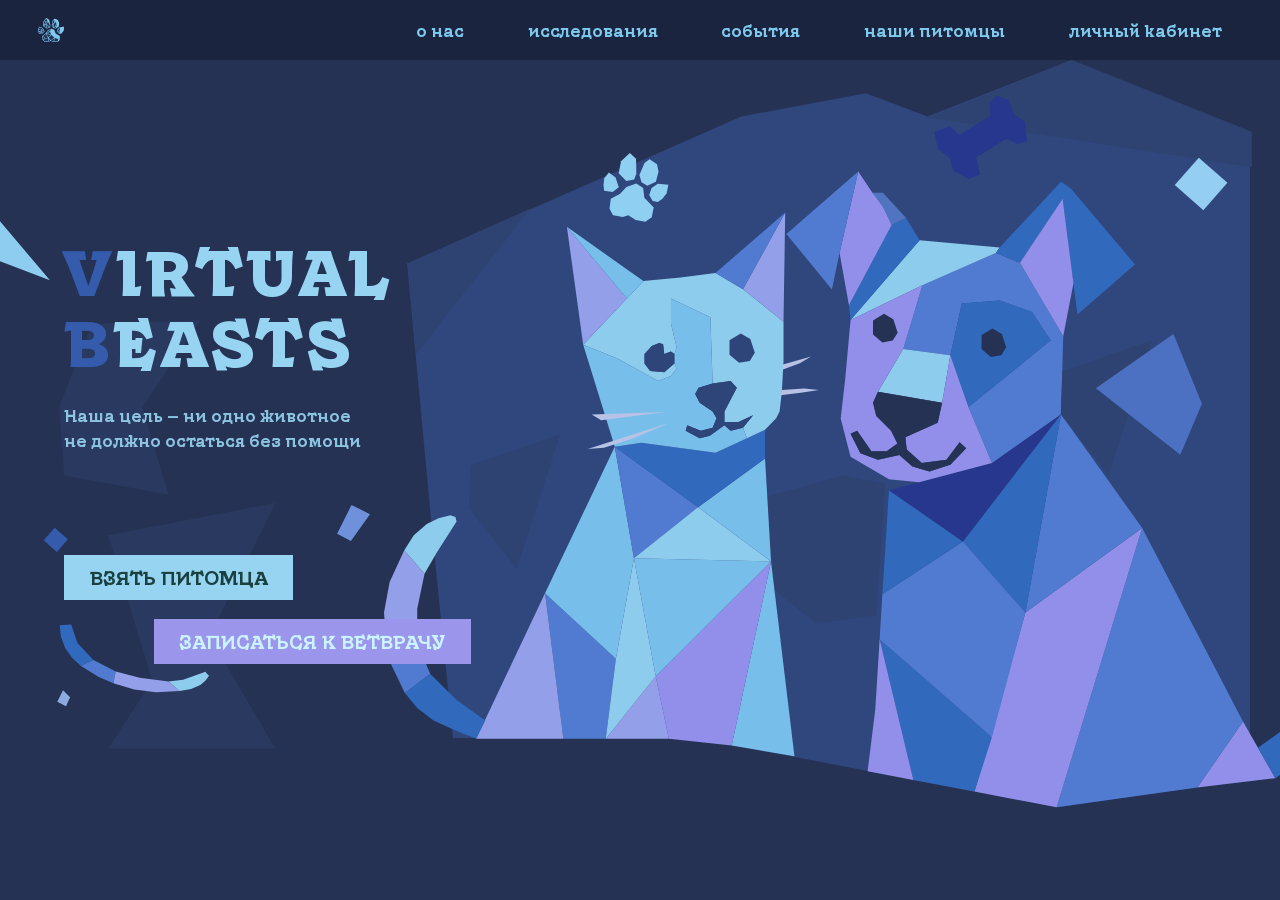
<file: html/index.html>
<!DOCTYPE html>
<html lang="en">
<head>
    <meta charset="UTF-8">
    <meta name="viewport" content="width=device-width, initial-scale=1.0">
    <title>Virtual Beasts</title>
    <link rel="stylesheet" href="../CSS/style.css">
    <link rel="icon" href="../assets/icon.svg">
</head>
<body>

    <header class="header">
        <a href="index.html" class="logo-link">
            <img src="../assets/logo.svg" alt="" class="logo">
        </a>
        <nav class="nav">
            <a href="about.html" class="nav-link">о нас</a>
            <a href="research.html" class="nav-link">исследования</a>
            <a href="events.html" class="nav-link">события</a>
            <a href="pets.html" class="nav-link">наши питомцы</a>
            <a href="cabinet.html" class="nav-link">личный кабинет</a>
        </nav>
        <button class="burger" aria-label="menu">
            <span></span>
            <span></span>
            <span></span>
        </button>
    </header>

    <section class="main-screen">
        <div class="main-content">
            <h1 class="main-title">
                <span class="title-virtual">
                    <span class="first-letter">V</span>IRTUAL
                </span>
                <span class="title-beasts">
                    <span class="first-letter">B</span>EASTS
                </span>
            </h1>
            <p class="main-text">
                Наша цель — ни одно животное<br>не должно остаться без помощи
            </p>
            <div class="main-buttons">
                <a href="#pets" class="btn btn-pet">ВЗЯТЬ ПИТОМЦА</a>
                <a href="error.html" class="btn btn-doctor">ЗАПИСАТЬСЯ К ВЕТВРАЧУ</a>
            </div>
        </div>
        <div class="main-image"></div>
    </section>

    <script src="../script.js"></script>
    
</body>
</html>
</file>
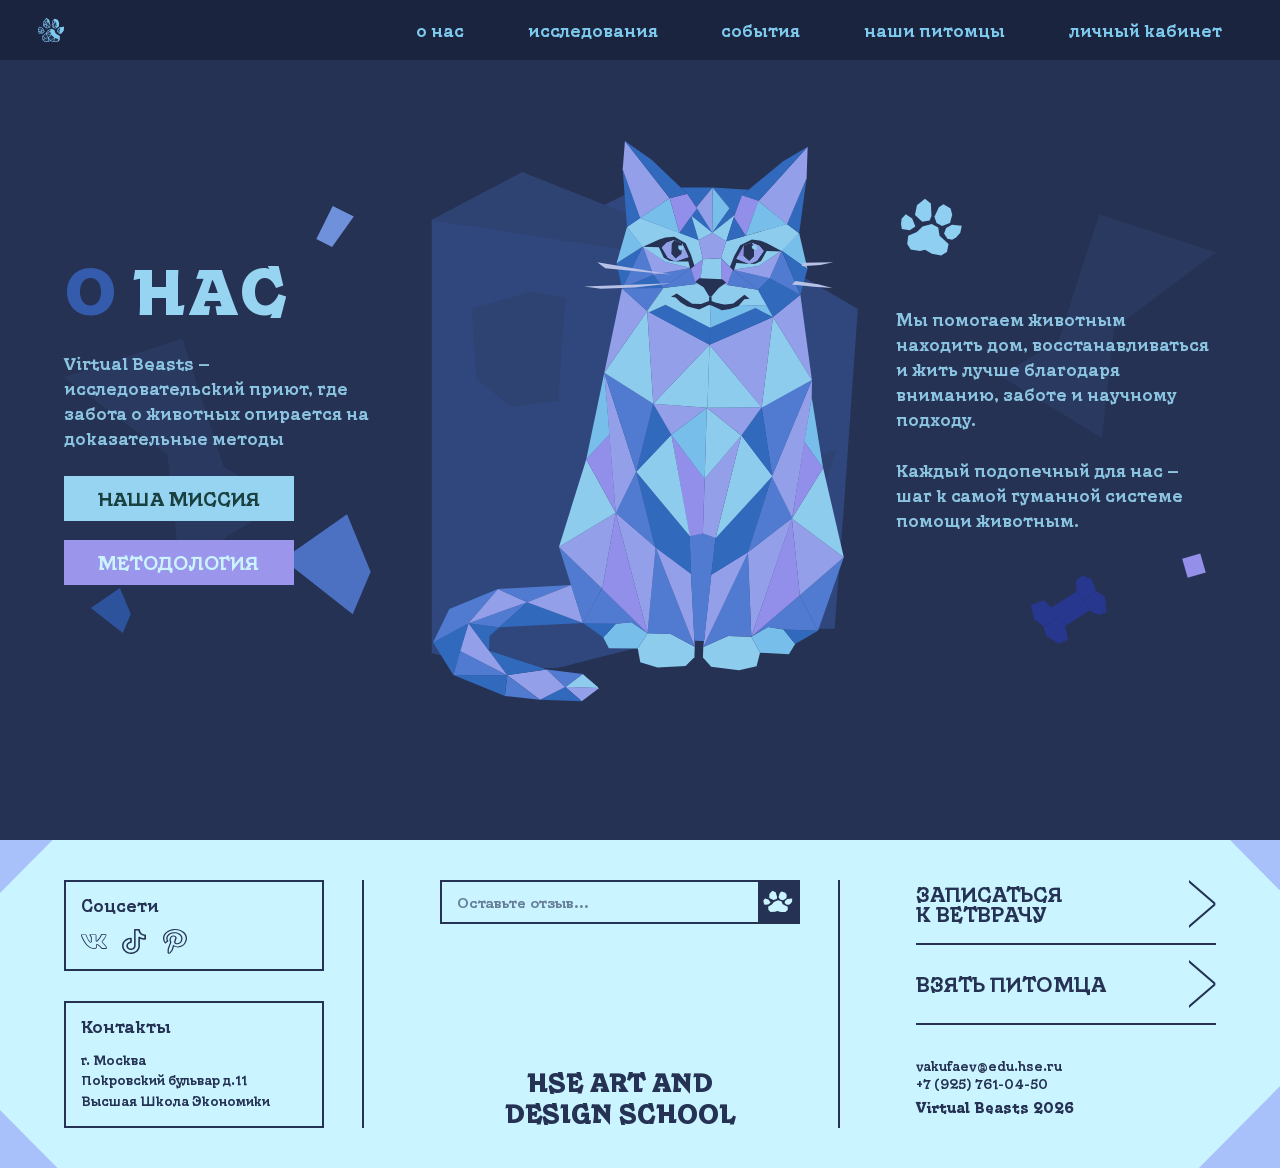
<file: about.html>
<!DOCTYPE html>
<html lang="en">
<head>
    <meta charset="UTF-8">
    <meta name="viewport" content="width=device-width, initial-scale=1.0">
    <title>О Нас - Virtual Beasts</title>
    <link rel="stylesheet" href="CSS/style.css">
    <link rel="icon" href="assets/icon.svg">
</head>
<body>
    <header class="header">
        <a href="index.html" class="logo-link">
            <img src="assets/logo.svg" alt="" class="logo">
        </a>
        <nav class="nav">
            <a href="about.html" class="nav-link">о нас</a>
            <a href="research.html" class="nav-link">исследования</a>
            <a href="events.html" class="nav-link">события</a>
            <a href="pets.html" class="nav-link">наши питомцы</a>
            <a href="registration.html" class="nav-link">личный кабинет</a>
        </nav>
        <button class="burger" aria-label="menu">
            <span></span>
            <span></span>
            <span></span>
        </button>
    </header>

    <section class="about-page-screen">
        <div class="about-page-left">
            <h1 class="about-page-title">
                <span class="title-o">О</span>
                <span class="title-nas">НАС</span>
            </h1>
            <p class="about-page-text">
                Virtual Beasts — исследовательский приют, где забота о животных опирается на доказательные методы
            </p>
            <div class="about-page-buttons">
                <a class="btn btn-mission" id="openMissionBtn">НАША МИССИЯ</a>
                <a class="btn btn-methodology" id="openMethodologyBtn">МЕТОДОЛОГИЯ</a>
            </div>
        </div>
        <div class="about-page-center">
            <img src="./assets/about-cat.svg" alt="Кот" class="about-cat-image">
        </div>

        <div class="about-page-right">
            <p class="about-page-paragraph">
                Мы помогаем животным находить дом, восстанавливаться и жить лучше благодаря вниманию, заботе и научному подходу.
            </p>
            <p class="about-page-paragraph">
                Каждый подопечный для нас — шаг к самой гуманной системе помощи животным.
            </p>
        </div>
    </section>

    <div class="modal-overlay" id="missionModal">
    <div class="mission-modal-content">
        <button class="mission-modal-close" id="missionModalClose" aria-label="Закрыть">
            <img src="./assets/close_btn.svg" alt="X">
        </button>
        
        <h2 class="mission-modal-title">НАША МИССИЯ</h2>
        
        <div class="mission-modal-text">
            <p>Создание мира, в котором забота о животных основана на научных данных и принципах гуманизма. Мы стремимся:</p>
            
            <p>— Обеспечить высочайший уровень ветеринарной и психологической помощи для каждого животного.</p>
            
            <p>— Развивать и распространять доказательные практики ухода и реабилитации.</p>
            
            <p>— Содействовать реформе системы приютов, делая ее более гуманной и эффективной.</p>
            
            <p>— Помогать каждому животному найти любящую, научно обоснованную семью.</p>
        </div>
    </div>
    </div>

    <div class="modal-overlay" id="methodologyModal">
    <div class="methodology-modal-content">
        <button class="methodology-modal-close" id="methodologyModalClose" aria-label="Закрыть">
            <img src="./assets/close_btn.svg" alt="X">
        </button>
        
        <h2 class="methodology-modal-title">МЕТОДОЛОГИЯ</h2>
        
        <div class="methodology-modal-text">
            <p>Наш подход базируется на методах с доказанной эффективностью.</p>
            
            <p>Мы анализируем данные, используем современные протоколы реабилитации и этологии, чтобы обеспечить животным не просто выживание, а процветание.</p>
            
            <p>Каждое решение подкреплено научными исследованиями в области благополучия животных.</p>
        </div>
    </div>
    </div>

    <footer class="footer">
    <div class="footer-column footer-left">
        <div class="footer-social">
            <h3 class="footer-title">Соцсети</h3>
            <div class="social-icons">
                <a href="error.html" class="social-link">
                    <img src="./assets/vk-logo.svg" alt="VK" class="social-icon">
                </a>
                <a href="error.html" class="social-link">
                    <img src="./assets/tt-logo.svg" alt="TikTok" class="social-icon">
                </a>
                <a href="error.html" class="social-link">
                    <img src="./assets/pint-logo.svg" alt="Pinterest" class="social-icon">
                </a>
            </div>
        </div>
        
        <div class="footer-contacts">
            <h3 class="footer-title">Контакты</h3>
            <p class="contact-text">г. Москва<br>Покровский бульвар д.11<br>Высшая Школа Экономики</p>
        </div>
    </div>

    <div class="footer-column footer-center">
        <div class="review-form">
            <input type="text" class="review-input" id="reviewInput" placeholder="Оставьте отзыв...">
            <button class="review-btn" id="reviewBtn" aria-label="Отправить отзыв">
                <img src="./assets/paw-footer.svg" alt="" class="paw-icon">
            </button>
        </div>
        
        <div class="footer-school">
            <h2 class="school-name">HSE ART AND<br>DESIGN SCHOOL</h2>
        </div>
    </div>

    <div class="footer-column footer-right">
        <a href="error.html" class="footer-link">
            ЗАПИСАТЬСЯ<br>К ВЕТВРАЧУ
            <img src="./assets/arrow-footer.svg" alt="" class="footer-arrow">
        </a>
        <div class="footer-divider"></div>
        
        <a href="pets.html" class="footer-link">
            ВЗЯТЬ ПИТОМЦА
            <img src="./assets/arrow-footer.svg" alt="" class="footer-arrow">
        </a>
        <div class="footer-divider"></div>
        
        <div class="footer-info">
            <p class="footer-email">vakufaev@edu.hse.ru</p>
            <p class="footer-phone">+7 (925) 761-04-50</p>
            <p class="footer-copyright">Virtual Beasts 2026</p>
        </div>
    </div>
    </footer>
    


    <script src="script.js"></script>
</body>
</html>
</file>
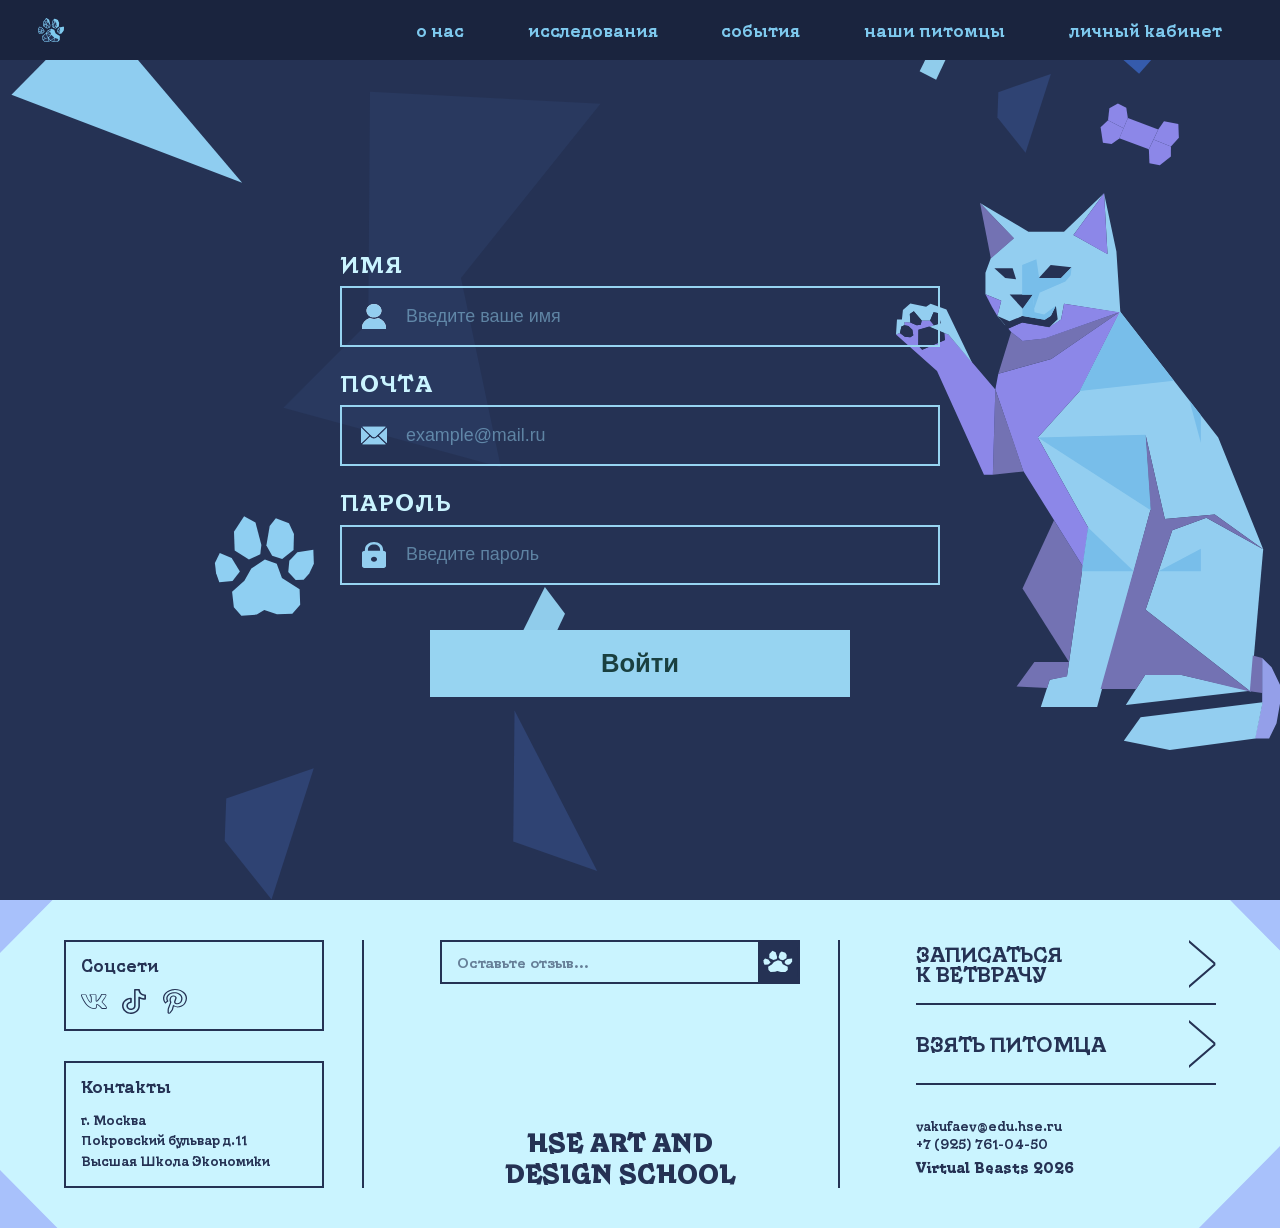
<file: login.html>
<!DOCTYPE html>
<html lang="en">
<head>
    <meta charset="UTF-8">
    <meta name="viewport" content="width=device-width, initial-scale=1.0">
    <title>Личный Кабинет - Virtual Beasts</title>
    <link rel="stylesheet" href="CSS/style.css">
    <link rel="icon" href="assets/icon.svg">
</head>
<body>
    <header class="header">
        <a href="index.html" class="logo-link">
            <img src="assets/logo.svg" alt="" class="logo">
        </a>
        <nav class="nav">
            <a href="about.html" class="nav-link">о нас</a>
            <a href="research.html" class="nav-link">исследования</a>
            <a href="events.html" class="nav-link">события</a>
            <a href="pets.html" class="nav-link">наши питомцы</a>
            <a href="registration.html" class="nav-link">личный кабинет</a>
        </nav>
        <button class="burger" aria-label="menu">
            <span></span>
            <span></span>
            <span></span>
        </button>
    </header>

    <section class="registration-screen">
    <div class="registration-form">
        <div class="form-group">
            <label class="form-label">ИМЯ</label>
            <div class="input-wrapper">
                <img src="assets/human.svg" alt="" class="input-icon">
                <input type="text" class="form-input" id="inputName" placeholder="Введите ваше имя">
            </div>
        </div>

        <div class="form-group">
            <label class="form-label">ПОЧТА</label>
            <div class="input-wrapper">
                <img src="assets/words.svg" alt="" class="input-icon">
                <input type="email" class="form-input" id="inputEmail" placeholder="example@mail.ru">
            </div>
        </div>

        <div class="form-group">
            <label class="form-label">ПАРОЛЬ</label>
            <div class="input-wrapper">
                <img src="assets/lock.svg" alt="" class="input-icon">
                <input type="password" class="form-input" id="inputPassword" placeholder="Введите пароль">
            </div>
        </div>

        <button type="button" class="btn btn-register" id="registerBtn">Войти</button>

    </div>
    </section>

    <footer class="footer">
    <div class="footer-column footer-left">
        <div class="footer-social">
            <h3 class="footer-title">Соцсети</h3>
            <div class="social-icons">
                <a href="error.html" class="social-link">
                    <img src="./assets/vk-logo.svg" alt="VK" class="social-icon">
                </a>
                <a href="error.html" class="social-link">
                    <img src="./assets/tt-logo.svg" alt="TikTok" class="social-icon">
                </a>
                <a href="error.html" class="social-link">
                    <img src="./assets/pint-logo.svg" alt="Pinterest" class="social-icon">
                </a>
            </div>
        </div>
        
        <div class="footer-contacts">
            <h3 class="footer-title">Контакты</h3>
            <p class="contact-text">г. Москва<br>Покровский бульвар д.11<br>Высшая Школа Экономики</p>
        </div>
    </div>

    <div class="footer-column footer-center">
        <div class="review-form">
            <input type="text" class="review-input" id="reviewInput" placeholder="Оставьте отзыв...">
            <button class="review-btn" id="reviewBtn" aria-label="Отправить отзыв">
                <img src="./assets/paw-footer.svg" alt="" class="paw-icon">
            </button>
        </div>
        
        <div class="footer-school">
            <h2 class="school-name">HSE ART AND<br>DESIGN SCHOOL</h2>
        </div>
    </div>

    <div class="footer-column footer-right">
        <a href="error.html" class="footer-link">
            ЗАПИСАТЬСЯ<br>К ВЕТВРАЧУ
            <img src="./assets/arrow-footer.svg" alt="" class="footer-arrow">
        </a>
        <div class="footer-divider"></div>
        
        <a href="pets.html" class="footer-link">
            ВЗЯТЬ ПИТОМЦА
            <img src="./assets/arrow-footer.svg" alt="" class="footer-arrow">
        </a>
        <div class="footer-divider"></div>
        
        <div class="footer-info">
            <p class="footer-email">vakufaev@edu.hse.ru</p>
            <p class="footer-phone">+7 (925) 761-04-50</p>
            <p class="footer-copyright">Virtual Beasts 2026</p>
        </div>
    </div>
    </footer>
    


    <script src="script.js"></script>
</body>
</html>
</file>
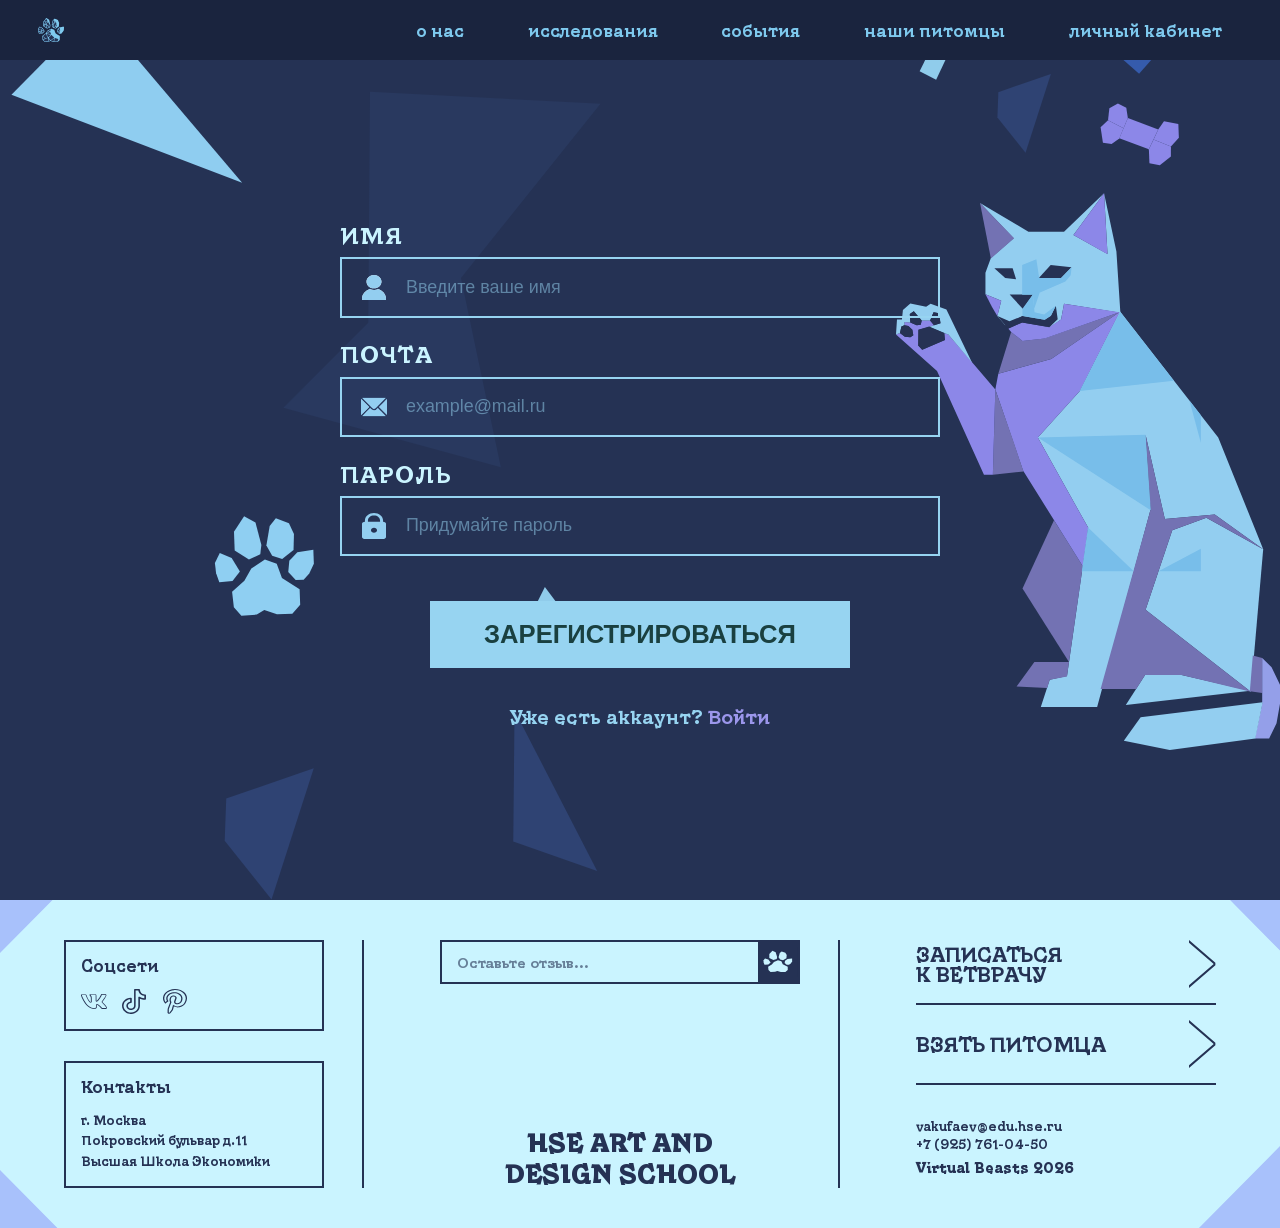
<file: registration.html>
<!DOCTYPE html>
<html lang="en">
<head>
    <meta charset="UTF-8">
    <meta name="viewport" content="width=device-width, initial-scale=1.0">
    <title>Личный Кабинет - Virtual Beasts</title>
    <link rel="stylesheet" href="CSS/style.css">
    <link rel="icon" href="assets/icon.svg">
</head>
<body>
    <header class="header">
        <a href="index.html" class="logo-link">
            <img src="assets/logo.svg" alt="" class="logo">
        </a>
        <nav class="nav">
            <a href="about.html" class="nav-link">о нас</a>
            <a href="research.html" class="nav-link">исследования</a>
            <a href="events.html" class="nav-link">события</a>
            <a href="pets.html" class="nav-link">наши питомцы</a>
            <a href="registration.html" class="nav-link">личный кабинет</a>
        </nav>
        <button class="burger" aria-label="menu">
            <span></span>
            <span></span>
            <span></span>
        </button>
    </header>

    <section class="registration-screen">
    <div class="registration-form">
        <div class="form-group">
            <label class="form-label">ИМЯ</label>
            <div class="input-wrapper">
                <img src="assets/human.svg" alt="" class="input-icon">
                <input type="text" class="form-input" id="inputName" placeholder="Введите ваше имя">
            </div>
        </div>

        <div class="form-group">
            <label class="form-label">ПОЧТА</label>
            <div class="input-wrapper">
                <img src="assets/words.svg" alt="" class="input-icon">
                <input type="email" class="form-input" id="inputEmail" placeholder="example@mail.ru">
            </div>
        </div>

        <div class="form-group">
            <label class="form-label">ПАРОЛЬ</label>
            <div class="input-wrapper">
                <img src="assets/lock.svg" alt="" class="input-icon">
                <input type="password" class="form-input" id="inputPassword" placeholder="Придумайте пароль">
            </div>
        </div>

        <button type="button" class="btn btn-register" id="registerBtn">ЗАРЕГИСТРИРОВАТЬСЯ</button>

        <p class="form-footer">
            Уже есть аккаунт? <a href="login.html" class="link-login">Войти</a>
        </p>
    </div>
    </section>

    <footer class="footer">
    <div class="footer-column footer-left">
        <div class="footer-social">
            <h3 class="footer-title">Соцсети</h3>
            <div class="social-icons">
                <a href="error.html" class="social-link">
                    <img src="./assets/vk-logo.svg" alt="VK" class="social-icon">
                </a>
                <a href="error.html" class="social-link">
                    <img src="./assets/tt-logo.svg" alt="TikTok" class="social-icon">
                </a>
                <a href="error.html" class="social-link">
                    <img src="./assets/pint-logo.svg" alt="Pinterest" class="social-icon">
                </a>
            </div>
        </div>
        
        <div class="footer-contacts">
            <h3 class="footer-title">Контакты</h3>
            <p class="contact-text">г. Москва<br>Покровский бульвар д.11<br>Высшая Школа Экономики</p>
        </div>
    </div>

    <div class="footer-column footer-center">
        <div class="review-form">
            <input type="text" class="review-input" id="reviewInput" placeholder="Оставьте отзыв...">
            <button class="review-btn" id="reviewBtn" aria-label="Отправить отзыв">
                <img src="./assets/paw-footer.svg" alt="" class="paw-icon">
            </button>
        </div>
        
        <div class="footer-school">
            <h2 class="school-name">HSE ART AND<br>DESIGN SCHOOL</h2>
        </div>
    </div>

    <div class="footer-column footer-right">
        <a href="error.html" class="footer-link">
            ЗАПИСАТЬСЯ<br>К ВЕТВРАЧУ
            <img src="./assets/arrow-footer.svg" alt="" class="footer-arrow">
        </a>
        <div class="footer-divider"></div>
        
        <a href="pets.html" class="footer-link">
            ВЗЯТЬ ПИТОМЦА
            <img src="./assets/arrow-footer.svg" alt="" class="footer-arrow">
        </a>
        <div class="footer-divider"></div>
        
        <div class="footer-info">
            <p class="footer-email">vakufaev@edu.hse.ru</p>
            <p class="footer-phone">+7 (925) 761-04-50</p>
            <p class="footer-copyright">Virtual Beasts 2026</p>
        </div>
    </div>
    </footer>
    


    <script src="script.js"></script>
</body>
</html>
</file>
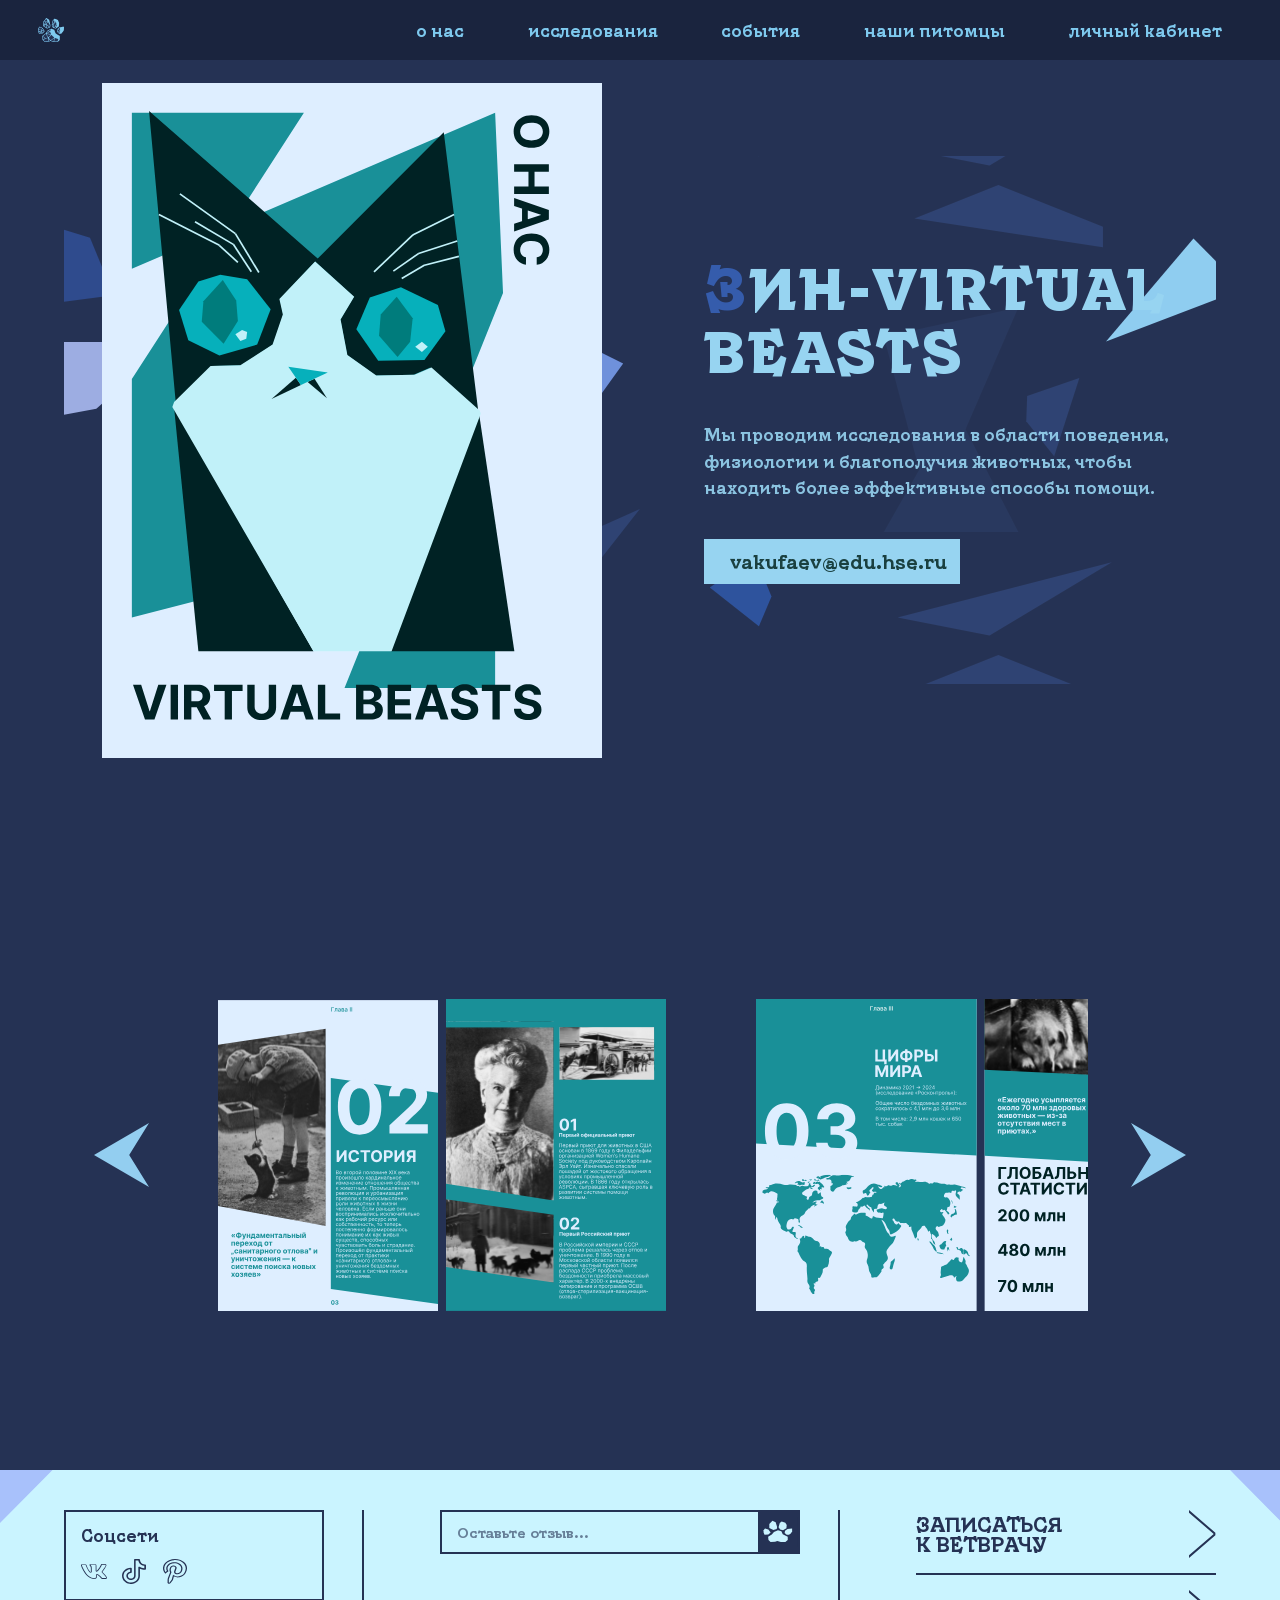
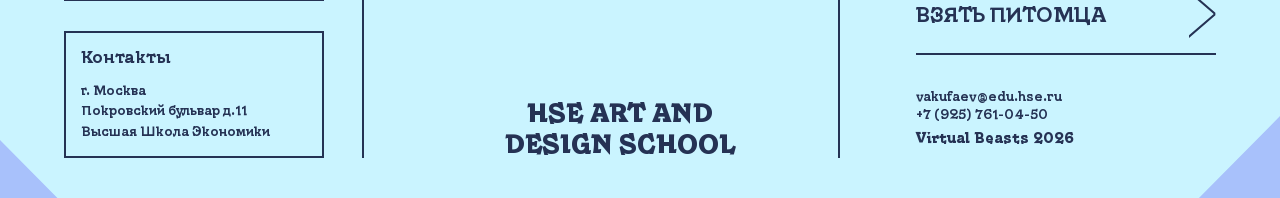
<file: research.html>
<!DOCTYPE html>
<html lang="en">
<head>
    <meta charset="UTF-8">
    <meta name="viewport" content="width=device-width, initial-scale=1.0">
    <title>Исследования - Virtual Beasts</title>
    <link rel="stylesheet" href="CSS/style.css">
    <link rel="icon" href="assets/icon.svg">
</head>
<body>
    <header class="header">
        <a href="index.html" class="logo-link">
            <img src="assets/logo.svg" alt="" class="logo">
        </a>
        <nav class="nav">
            <a href="about.html" class="nav-link">о нас</a>
            <a href="research.html" class="nav-link">исследования</a>
            <a href="events.html" class="nav-link">события</a>
            <a href="pets.html" class="nav-link">наши питомцы</a>
            <a href="registration.html" class="nav-link">личный кабинет</a>
        </nav>
        <button class="burger" aria-label="menu">
            <span></span>
            <span></span>
            <span></span>
        </button>
    </header>


    <section class="research-screen">
        <div class="research-left">
            <img src="./assets/res-cat.svg" alt="Исследования" class="research-image">
        </div>
        <div class="research-right">
            <h1 class="research-title">
                <span class="title-i">З</span>ИН-VIRTUAL BEASTS
            </h1>
            <p class="research-text">
                Мы проводим исследования в области поведения, физиологии и благополучия животных, чтобы находить более эффективные способы помощи.
            </p>
            <div class="research-buttons">
                <a href="error.html" class="btn btn-research">vakufaev@edu.hse.ru</a>
            </div>
        </div>
    </section>

    <section class="research-carousel-screen">
    <div class="research-carousel-arrow research-arrow-left">
        <img src="./assets/arrow_blue_left.svg" alt="Назад" class="arrow-img">
    </div>

    <div class="research-carousel">
        <div class="research-carousel-track" id="researchTrack">
            <img src="./assets/first-book.svg" alt="Разворот 1" class="spread-card">
            <img src="./assets/second-book.svg" alt="Разворот 2" class="spread-card">
            <img src="./assets/third-book.svg" alt="Разворот 3" class="spread-card">
            <img src="./assets/fourth-book.svg" alt="Разворот 4" class="spread-card">
        </div>
    </div>

    <div class="research-carousel-arrow research-arrow-right">
        <img src="./assets/arrow_blue.svg" alt="Вперёд" class="arrow-img">
    </div>
    </section>


    <footer class="footer">
    <div class="footer-column footer-left">
        <div class="footer-social">
            <h3 class="footer-title">Соцсети</h3>
            <div class="social-icons">
                <a href="error.html" class="social-link">
                    <img src="./assets/vk-logo.svg" alt="VK" class="social-icon">
                </a>
                <a href="error.html" class="social-link">
                    <img src="./assets/tt-logo.svg" alt="TikTok" class="social-icon">
                </a>
                <a href="error.html" class="social-link">
                    <img src="./assets/pint-logo.svg" alt="Pinterest" class="social-icon">
                </a>
            </div>
        </div>
        
        <div class="footer-contacts">
            <h3 class="footer-title">Контакты</h3>
            <p class="contact-text">г. Москва<br>Покровский бульвар д.11<br>Высшая Школа Экономики</p>
        </div>
    </div>

    <div class="footer-column footer-center">
        <div class="review-form">
            <input type="text" class="review-input" id="reviewInput" placeholder="Оставьте отзыв...">
            <button class="review-btn" id="reviewBtn" aria-label="Отправить отзыв">
                <img src="./assets/paw-footer.svg" alt="" class="paw-icon">
            </button>
        </div>
        
        <div class="footer-school">
            <h2 class="school-name">HSE ART AND<br>DESIGN SCHOOL</h2>
        </div>
    </div>

    <div class="footer-column footer-right">
        <a href="error.html" class="footer-link">
            ЗАПИСАТЬСЯ<br>К ВЕТВРАЧУ
            <img src="./assets/arrow-footer.svg" alt="" class="footer-arrow">
        </a>
        <div class="footer-divider"></div>
        
        <a href="pets.html" class="footer-link">
            ВЗЯТЬ ПИТОМЦА
            <img src="./assets/arrow-footer.svg" alt="" class="footer-arrow">
        </a>
        <div class="footer-divider"></div>
        
        <div class="footer-info">
            <p class="footer-email">vakufaev@edu.hse.ru</p>
            <p class="footer-phone">+7 (925) 761-04-50</p>
            <p class="footer-copyright">Virtual Beasts 2026</p>
        </div>
    </div>
    </footer>
    



    <script src="../script.js"></script>
</body>
</html>
</file>
<file: CSS/style.css>
@import url('reset.css');
@import url('font.css');

:root {
    --text-nav: #7EC9EE;
    --font-main: 'KyivTypeTitling', sans-serif;
    --text-light: #97D4F1;
    --text-blue: #355CAC;
    --text-dark: #1A4040;
    --text-white: #CAF4FF;

}

* {
    margin: 0;
    padding: 0;
    box-sizing: border-box;
}

html, body {
    overflow-x: hidden;
    width: 100%;
    font-family: 'KyivTypeTitling', sans-serif;
    font-weight: 700;
    background-color:#253254;
}

/* ХЕДДЕР */

.header {
    display: flex;
    align-items: center;
    justify-content: space-between;
    padding: 0 3vw;
    height: 60px;
    background-color: #1A243E;
    position: fixed;
    top: 0;
    left: 0;
    width: 100%;
    z-index: 100;
}

.logo {
    width: 2vw;
    min-width: 20px;
    height: auto;
    object-fit: contain;
    transition: transform 0.3s ease;
    background-color: #1A243E;
}

.logo-link {
    display: flex;
    align-items: center;

}

.logo:hover {
    transform: scale(1.1);
}

.nav {
    display: flex;
    align-items: center;
    gap: 2vw;
    height: 100%;
    background-color: #1A243E;
}

.nav-link {
    display: flex;
    color: var(--text-nav);
    text-decoration: none;
    font-size: 1.3vw;
    transition: all 0.3s ease;
    white-space: nowrap;
    background-color: #1A243E;
    height: 100%;
    align-items: center;
    padding: 0 1.5vw;

}

.nav-link:hover {
    color: #253254;
    background-color: #7EC9EE;
}

.burger {
    display: none;
    flex-direction: column;
    justify-content: space-between;
    width: 2vw;
    min-width: 24px;
    height: 1.5vw;
    min-height: 18px;
    background: transparent;
    border: none;
    cursor: pointer;
    padding: 0;
}

.burger span {
    display: block;
    width: 100%;
    height: 2px;
    background-color: var(--text-nav);
    transition: transform 0.3s ease, opacity 0.3s ease;
}

/* Virtual Beasts - Main */

.main-screen {
    display: flex;
    align-items: center;
    justify-content: flex-start;
    min-height: 100vh;
    padding: 0 5vw;
    position: relative;
    overflow: hidden;
}

.main-content {
    display: flex;
    flex-direction: column;
    gap: 2vw;
    max-width: 50vw;
    z-index: 2;
    position: relative;
}

.main-content::before {
    content: '';
    position: absolute;
    top: -10%;
    left: -10vw;
    width: 120%;
    height: 130%;
    background-image: url('../assets/paints_main1.svg');
    background-repeat: no-repeat;
    background-position: left center;
    background-size: contain;
    z-index: -1;
}

.main-title {
    font-size: 5vw;
    font-weight: 900;
    line-height: 1.1;
    letter-spacing: 0.05em;
    display: flex;
    flex-direction: column;
}

.main-image {
    position: absolute;
    right: -10%;
    top: 50%;
    transform: translateY(-50%);
    width: 80%;
    height: 100vh;
    background-image: url('../assets/dog_and_cat.svg');
    background-repeat: no-repeat;
    background-position: right center;
    background-size: contain;
}

.title-virtual {
    color: var(--text-light);
}

.title-beasts {
    color: var(--text-light);
}

.first-letter {
    color: var(--text-blue);
}

.main-text {
    color: var(--text-light);
    font-size: 1.3vw;
    line-height: 1.5;
    max-width: 30vw;
    opacity: 0.9;
}

.main-buttons {
    display: flex;
    flex-direction: column;
    gap: 1.5vw;
    margin-top: 6vw;
    align-items: flex-start;
}

.btn {
    padding: 1vw 2vw;
    font-weight: 700;
    cursor: pointer;
    text-decoration: none;
    transition: transform 0.3s ease;
    text-align: center;
    font-size: 1.5vw;

}

.btn-pet {
    background-color: var(--text-light);
    color: var(--text-dark);

}

.btn-doctor {
    background-color: #9B96EB;
    color: var(--text-white);
    margin-left: 7vw;
}

.btn:hover {
    transform: translateY(-2px);
}


/* About Us - Main */

.about-screen {
    flex-direction: column;
    align-items: flex-start;
    justify-content: center;
    padding: 0 5vw;
    gap: 5vw;
    position: relative;
    background-image: url('../assets/about_effects.svg');
    background-repeat: no-repeat;
    background-position: center;
    background-size: cover;
    background-size: 60%;
    background-position: 100% 95%;
}

.about-heading {
    flex-direction: row !important;
    color: var(--text-light);
    white-space: nowrap;
    margin: 0;
}

.about-row {
    display: flex;
    align-items: center;
    gap: 5vw;
    width: 100%;
}

.about-image {
    width: 40vw;
    max-width: 500px;
    aspect-ratio: 1 / 1;
    background-image: url('../assets/paw-main.svg');
    background-repeat: no-repeat;
    background-position: center;
    background-size: contain;
    flex-shrink: 0;
}

.about-text {
    font-size: 1.5vw;
    line-height: 1.6;
    color: var(--text-light);
    font-weight: 700;
    max-width: 45vw;
    margin: 0;
}


/* Pets - MAIN */

.pets-screen {
    flex-direction: column;
    align-items: flex-start;
    justify-content: center;
    padding: 0 5vw;
    gap: 3vw;
    position: relative;
    overflow: hidden;
    background-image: url('../assets/effects-pets-main.svg');
    background-repeat: no-repeat;
    background-position: center right;
    background-size: contain;
}

.pets-heading {
    flex-direction: column !important;
    color: var(--text-light);
    margin: 0;
    line-height: 1.1;
}

.btn-details {
    display: inline-flex;
    align-items: center;
    gap: 1vw;
    background-color: var(--text-light);
    color: var(--text-dark);
    padding: 1vw 2vw;
    font-size: 1.5vw;
    font-weight: 700;
    text-decoration: none;
    transition: transform 0.3s ease;
    margin-bottom: 2vw;
}

.btn-details:hover {
    transform: translateY(-2px);
}

.btn-arrow {
    width: 1.5vw;
    height: 1.5vw;
    object-fit: contain;
}

.pets-carousel {
    display: flex;
    align-items: center;
    gap: 2vw;
    width: 100%;
    overflow: hidden;
}

.pets-track {
    display: flex;
    gap: 2vw;
    transition: transform 0.5s ease;
    flex: 1;
}

.pet-card {
    flex-shrink: 0;
    width: calc(25% - 1.5vw);
    aspect-ratio: 3 / 4;
    object-fit: contain;
}

.carousel-arrow {
    flex-shrink: 0;
    width: 5vw;
    height: 5vw;
    background: transparent;
    border: none;
    cursor: pointer;
    display: flex;
    align-items: center;
    justify-content: center;
    transition: transform 0.3s ease;
    padding: 0;
    opacity: 1 !important;
    visibility: visible !important;
}


.carousel-arrow:hover {
    transform: translateX(5px);
}

.carousel-arrow img {
    width: 100%;
    height: 100%;
    object-fit: contain;
    opacity: 1 !important;
    visibility: visible !important;
}

/* Модальное окно - MAIN */
.modal-overlay {
    display: none;
    position: fixed;
    top: 0;
    left: 0;
    width: 100%;
    height: 100%;
    z-index: 1000;
    align-items: center;
    justify-content: center;
    padding: 2vw;
}

.modal-overlay.active {
    display: flex;
}

.modal-content {
    background-color: #3A5A8A;
    width: 100%;
    max-width: 380px;
    max-height: 90vh;
    overflow-x: hidden;
    overflow-y: auto;
    display: flex;
    flex-direction: column;
    padding: 12px;
    border: 2px solid #93CEF0;
}

.modal-image {
    position: relative;
    width: 100%;
    height: 380px;
    background-color: #4A6A9A;
    display: flex;
    align-items: center;
    justify-content: center;
    overflow: hidden;

}

.modal-image img {
    width: 100%;
    height: 100%;
    object-fit: contain;
}

.modal-close {
    position: absolute;
    top: 8px;
    right: 8px;
    width: 35px;
    height: 35px;
    background-color: var(--text-light);
    border: none;
    cursor: pointer;
    display: flex;
    align-items: center;
    justify-content: center;
    font-size: 22px;
    color: var(--text-dark);
    font-weight: 700;
    padding: 0;
    line-height: 1;
}

.modal-header {
    background-color: var(--text-light);
    padding: 15px;
    text-align: center;
    display: flex;
    flex-direction: column;
    gap: 5px;
}

.modal-name {
    font-size: 24px;
    font-weight: 900;
    color: var(--text-dark);
    margin: 0;
    text-transform: uppercase;
}

.modal-age {
    font-size: 18px;
    font-weight: 700;
    color: var(--text-dark);
}

.modal-info {
    background-color: var(--text-light);
    padding: 15px;
    display: flex;
    flex-direction: column;
    gap: 10px;
    margin-top: 10px;
}

.info-row {
    display: flex;
    justify-content: space-between;
    gap: 15px;
}

.info-item {
    display: flex;
    flex-direction: column;
    gap: 3px;
    flex: 1;
}

.info-item .info-label {
    margin-top: 5px;
}

.info-item .info-label:first-child {
    margin-top: 0;
}


.info-block {
    display: flex;
    flex-direction: column;
    gap: 3px;
}

.info-label {
    font-size: 14px;
    font-weight: 700;
    color: var(--text-dark);
}

.info-value {
    font-size: 14px;
    color: var(--text-dark);
}

.btn-take-pet {
    background-color: var(--text-light);
    color: var(--text-dark);
    padding: 15px;
    font-size: 18px;
    font-weight: 700;
    text-decoration: none;
    text-align: center;
    transition: transform 0.3s ease;
    margin-top: 10px;
}

.btn-take-pet:hover {
    transform: translateY(-2px);
}

/* Help - MAIN */

.help-screen {
    flex-direction: column;
    align-items: flex-start;
    justify-content: center;;
    gap: 3vw;
    position: relative;
    background-image: url('../assets/effects-help-main.svg');
    background-repeat: no-repeat;
    background-position: center right;

}

.help-heading {
    flex-direction: row;
    color: var(--text-light);
    margin: 0;
    line-height: 1.1;
    font-size: 5vw;
    font-weight: 900;
}

.help-text {
    font-size: 1.5vw;
    line-height: 1.6;
    color: var(--text-light);
    font-weight: 700;
    margin: 0;
    max-width: 50vw;
}

.help-buttons {
    display: flex;
    gap: 2vw;
    align-items: center;
    flex-wrap: wrap;
}

.btn-help {
    background-color: var(--text-light);
    color: var(--text-dark);
    padding: 1vw 2vw;
    font-size: 1.3vw;
    font-weight: 700;
    text-decoration: none;
    transition: transform 0.3s ease;
}

.btn-help:hover {
    transform: translateY(-2px);
}

.btn-help-email {
    background-color: #9B96EB;
    color: var(--text-white);
    padding: 1vw 2vw;
    font-size: 1.3vw;
    font-weight: 700;
    text-decoration: none;
    transition: transform 0.3s ease;
}


/* Footer */

.footer {
    display: flex;
    justify-content: space-between;
    gap: 3vw;
    padding: 40px 5vw;
    background-color: #CAF4FF;
    background-image: url('../assets/effects-footer.svg');
    background-repeat: no-repeat;
    background-position: center;
    background-size: 125%;
    position: relative;
}

.footer-column {
    display: flex;
    flex-direction: column;
    gap: 30px;
}

.footer-left {
    flex: 1;
    max-width: 300px;
    border-right: 2px solid #253254;
    padding-right: 3vw;
}

.footer-center {
    flex: 1;
    max-width: 400px;
    border-right: 2px solid #253254;
    padding-right: 3vw;
}

.footer-right {
    flex: 1;
    max-width: 300px;
    gap: 10px;
}

.footer-social {
    border: 2px solid #253254;
    padding: 15px;
}

.footer-title {
    font-size: 1.3vw;
    font-weight: 700;
    color: #253254;
    margin-bottom: 15px;
}

.social-icons {
    display: flex;
    gap: 15px;
}

.social-link {
    display: flex;
    align-items: center;
    justify-content: center;
    transition: transform 0.3s ease;
}

.social-link:hover {
    transform: translateY(-3px);
}

.social-icon {
    width: 2vw;
    height: 2vw;
    min-width: 25px;
    min-height: 25px;
    object-fit: contain;
}

.footer-contacts {
    border: 2px solid #253254;
    padding: 15px;
    margin-top: 55px;
    margin-top: auto;
}

.contact-text {
    font-size: 1vw;
    line-height: 1.6;
    color: #253254;
    font-weight: 700;
}

.review-form {
    display: flex;
    align-items: center;
    gap: 0;
    border: 2px solid #253254;
    background-color: #CAF4FF;
}

.review-input {
    flex: 1;
    border: none;
    background: transparent;
    padding: 10px 15px;
    font-size: 1.1vw;
    font-family: 'KyivTypeTitling', sans-serif;
    font-weight: 700;
    color: #253254;
    outline: none;
}

.review-input::placeholder {
    color: #253254;
    opacity: 0.6;
}

.review-btn {
    width: 40px;
    height: 40px;
    background-color: #253254;
    border: none;
    cursor: pointer;
    display: flex;
    align-items: center;
    justify-content: center;
    transition: background-color 0.3s ease;
    padding: 0;
}

.review-btn:hover {
    background-color: #253254;
}

.paw-icon {
    width: 100%;
    height: 100%;
    object-fit: contain;
}

.footer-school {
    text-align: center;
    margin-top: auto;
}

.school-name {
    font-size: 2vw;
    font-weight: 900;
    color: #253254;
    line-height: 1.2;
    text-transform: uppercase;
}

.footer-link {
    display: flex;
    justify-content: space-between;
    align-items: center;
    font-size: 1.6vw;
    font-weight: 700;
    color: #253254;
    text-decoration: none;
    transition: opacity 0.3s ease;
}

.footer-link:hover {
    opacity: 0.7;
}


.footer-divider {
    width: 100%;
    height: 2px;
    background-color: #253254;
    margin: 5px 0;
}

.footer-info {
    margin-top: 20px;
}

.footer-email,
.footer-phone {
    font-size: 1vw;
    font-weight: 700;
    color: #253254;
    margin-bottom: 5px;
}

.footer-copyright {
    font-size: 1.1vw;
    font-weight: 900;
    color: #253254;
    margin-top: 10px;
}


/* ABOUT US */

.about-page-screen {
    display: flex;
    align-items: center;
    justify-content: space-between;
    min-height: calc(100vh - 60px);
    padding: 40px 5vw;
    gap: 3vw;
    position: relative;
    overflow: hidden;
}

.about-page-left {
    display: flex;
    flex-direction: column;
    gap: 2vw;
    max-width: 30vw;
    flex: 1;
    z-index: 2;
    background-image: url('../assets/effects-about-left.svg');
    background-repeat: no-repeat;
    background-position: center;
    background-size: 100%;
    position: relative;
    padding: 100px 0;

}

.about-page-title {
    font-size: 5vw;
    font-weight: 900;
    line-height: 1.1;
    letter-spacing: 0.05em;
    display: flex;
    gap: 1vw;
    margin: 0;
}

.title-o {
    color: var(--text-blue);
}

.title-nas {
    color: var(--text-light);
}

.about-page-text {
    font-size: 1.3vw;
    line-height: 1.5;
    color: var(--text-light);
    font-weight: 700;
    opacity: 0.9;
}

.about-page-buttons {
    display: flex;
    flex-direction: column;
    gap: 1.5vw;
    align-items: flex-start;
}

.btn-mission {
    background-color: var(--text-light);
    color: var(--text-dark);
    padding: 1vw 2vw;
    font-size: 1.5vw;
    font-weight: 700;
    text-decoration: none;
    transition: transform 0.3s ease;
    text-align: center;
    width: 70%;
}

.btn-methodology {
    background-color: #9B96EB;
    color: var(--text-white);
    padding: 1vw 2vw;
    font-size: 1.5vw;
    font-weight: 700;
    text-decoration: none;
    transition: transform 0.3s ease;
    text-align: center;
    width: 70%;
}

.btn-mission:hover,
.btn-methodology:hover {
    transform: translateY(-2px);
}

.about-page-center {
    flex: 1.3;
    display: flex;
    align-items: flex-end;
    justify-content: center;
    max-width: 45vw;
    z-index: 2;
    background-image: url('../assets/effects-about-behcat.svg');
    background-repeat: no-repeat;
    background-position: center;
    background-size: contain;
    position: relative;
}

.about-cat-image {
    width: 100%;
    max-width: 500px;
    height: auto;
    object-fit: contain;
    max-height: 80vh;
}

.about-page-right {
    display: flex;
    flex-direction: column;
    gap: 2vw;
    max-width: 25vw;
    flex: 1;
    z-index: 2;
    background-image: url('../assets/effects-about-right.svg');
    background-repeat: no-repeat;
    background-position: center;
    background-size: 100%;
    position: relative;
    padding: 125px 0;
    justify-content: center;
}

.about-page-paragraph {
    font-size: 1.3vw;
    line-height: 1.5;
    color: var(--text-light);
    font-weight: 700;
    opacity: 0.9;
}


#missionModal {
    display: none;
    position: fixed;
    top: 0;
    left: 0;
    width: 100%;
    height: 100%;
    z-index: 1000;
    align-items: center;
    justify-content: center;
    padding: 2vw;
}

#missionModal.active {
    display: flex;
}

.mission-modal-content {
    background-color: #253254;
    width: 100%;
    max-width: 500px;
    max-height: 90vh;
    overflow-x: hidden;
    overflow-y: auto;
    display: flex;
    flex-direction: column;
    padding: 40px;
    position: relative;
    border: 2px solid #8FCDF0;
    background-image: url('../assets/effects-about-modal-first.svg');
    background-repeat: no-repeat;
    background-position: center;
    background-size: cover;
}

.mission-modal-close {
    position: absolute;
    top: 15px;
    right: 15px;
    width: 35px;
    height: 35px;
    background-color: var(--text-light);
    border: none;
    cursor: pointer;
    display: flex;
    align-items: center;
    justify-content: center;
    padding: 0;
    z-index: 10;
}

.mission-modal-close img {
    width: 20px;
    height: 20px;
    object-fit: contain;
}

.mission-modal-title {
    font-size: 2.5vw;
    font-weight: 900;
    color: var(--text-light);
    margin: 0 0 30px 0;
    text-transform: uppercase;
    letter-spacing: 0.05em;
}

.mission-modal-text {
    display: flex;
    flex-direction: column;
    gap: 20px;
}

.mission-modal-text p {
    font-size: 1.2vw;
    line-height: 1.6;
    color: var(--text-light);
    font-weight: 700;
    margin: 0;
}


/* "Методология" */
#methodologyModal {
    display: none;
    position: fixed;
    top: 0;
    left: 0;
    width: 100%;
    height: 100%;
    z-index: 1000;
    align-items: center;
    justify-content: center;
    padding: 2vw;
}

#methodologyModal.active {
    display: flex;
}

.methodology-modal-content {
    background-color: #253254;
    width: 100%;
    max-width: 500px;
    max-height: 90vh;
    overflow-x: hidden;
    overflow-y: auto;
    display: flex;
    flex-direction: column;
    padding: 40px;
    position: relative;
    border: 2px solid #8FCDF0;
    background-image: url('../assets/effects-about-modal-second.svg');
    background-repeat: no-repeat;
    background-position: center;
    background-size: 110%;
}

.methodology-modal-close {
    position: absolute;
    top: 15px;
    right: 15px;
    width: 35px;
    height: 35px;
    background-color: var(--text-light);
    border: none;
    cursor: pointer;
    display: flex;
    align-items: center;
    justify-content: center;
    padding: 0;
    z-index: 10;
}

.methodology-modal-close img {
    width: 20px;
    height: 20px;
    object-fit: contain;
}

.methodology-modal-title {
    font-size: 2.5vw;
    font-weight: 900;
    color: var(--text-light);
    margin: 0 0 30px 0;
    text-transform: uppercase;
    letter-spacing: 0.05em;
}

.methodology-modal-text {
    display: flex;
    flex-direction: column;
    gap: 20px;
}

.methodology-modal-text p {
    font-size: 1.2vw;
    line-height: 1.6;
    color: var(--text-light);
    font-weight: 700;
    margin: 0;
}




/* Res - MAIN */
.research-screen {
    display: flex;
    align-items: center;
    justify-content: space-between;
    min-height: calc(100vh - 60px);
    padding: 40px 5vw;
    gap: 2vw;
    position: relative;
    overflow: hidden;
}

.research-left {
    flex: 1;
    display: flex;
    align-items: center;
    justify-content: center;
    max-width: 45vw;
    background-image: url('../assets/effects-res-left.svg');
    background-repeat: no-repeat;
    background-position: center;
    background-size: contain;
    position: relative;
}

.research-image {
    width: 100%;
    max-width: 600px;
    height: auto;
    object-fit: contain;
    max-height: 75vh;
}

.research-right {
    display: flex;
    flex-direction: column;
    gap: 3vw;
    max-width: 40vw;
    flex: 1;
    background-image: url('../assets/effects-res-right.svg');
    background-position: center;
    background-size: contain;
    position: relative;
    padding: 100px 0;
    justify-content: center;
}

.research-title {
    font-size: 4.5vw;
    font-weight: 900;
    line-height: 1.1;
    letter-spacing: 0.05em;
    margin: 0;
    color: var(--text-light);
}

.title-i {
    color: var(--text-blue);
}

.research-text {
    font-size: 1.3vw;
    line-height: 1.6;
    color: var(--text-light);
    font-weight: 700;
    opacity: 0.9;
    margin: 0;
}

.research-buttons {
    display: flex;
    flex-direction: column;
    gap: 1.5vw;
    align-items: flex-start;
}

.btn-research {
    background-color: var(--text-light);
    color: var(--text-dark);
    padding: 1vw 2vw;
    font-size: 1.5vw;
    font-weight: 700;
    text-decoration: none;
    transition: transform 0.3s ease;
    text-align: center;
    width: 50%;
}

.btn-research:hover {
    transform: translateY(-2px);
}


.research-carousel-screen {
    display: flex;
    align-items: center;
    justify-content: center;
    gap: 3vw;
    padding: 50px 5vw;
    min-height: 70vh;
    position: relative;
    overflow: hidden;
}

.research-carousel-arrow {
    flex-shrink: 0;
    width: 5vw;
    height: 5vw;
    cursor: pointer;
    display: flex;
    align-items: center;
    justify-content: center;
    transition: transform 0.3s ease;
    background: transparent;
    border: none;
    padding: 0;
}

.research-carousel-arrow:hover {
    transform: scale(1.1);
}

.research-arrow-left:hover {
    transform: translateX(-5px);
}

.research-arrow-right:hover {
    transform: translateX(5px);
}

.arrow-img {
    width: 100%;
    height: 100%;
    object-fit: contain;
}

.research-carousel {
    flex: 1;
    max-width: 70vw;
    overflow: hidden;
    position: relative;
    min-width: 400px;
}

.research-carousel-track {
    display: flex;
    gap: 3vw;
    transition: transform 0.5s ease;
    align-items: center;
    will-change: transform;
}

.spread-card {
    flex-shrink: 0;
    width: 600px;
    max-width: 500px;
    height: auto;
    object-fit: contain;
    aspect-ratio: 16 / 10;
}


/* Events - MAIN */
.events-screen {
    display: flex;
    align-items: center;
    justify-content: space-between;
    min-height: calc(100vh - 60px);
    padding: 40px 5vw;
    gap: 3vw;
    position: relative;
    overflow: hidden;
}

.events-poster-left,
.events-poster-right {
    flex: 1;
    max-width: 30vw;
    display: flex;
    align-items: center;
    justify-content: center;
}

.event-poster {
    width: 100%;
    max-width: 350px;
    height: auto;
    object-fit: contain;
    aspect-ratio: 3 / 4;
}

.events-info {
    display: flex;
    flex-direction: column;
    gap: 2vw;
    max-width: 35vw;
    flex: 1;
}

.events-title {
    font-size: 2.5vw;
    font-weight: 900;
    color: var(--text-light);
    margin: 0;
}

.events-text {
    font-size: 1.3vw;
    line-height: 1.6;
    color: var(--text-light);
    font-weight: 700;
    opacity: 0.9;
    margin: 0;
}

.btn-registration {
    background-color: var(--text-light);
    color: var(--text-dark);
    padding: 1vw 2vw;
    font-size: 1.5vw;
    font-weight: 700;
    text-decoration: none;
    transition: transform 0.3s ease;
    text-align: center;
    width: 60%;
    margin-top: 1vw;
}

.btn-registration:hover {
    transform: translateY(-2px);
}




















/* ERROR */

.error-screen {
    display: flex;
    flex-direction: column;
    align-items: center;
    justify-content: center;
    height: 100vh;
    background-image: url('../assets/effects-error.svg');
    background-repeat: no-repeat;
    background-position: center;
    background-size: 120%;
}

.error-image {
    width: 90vw;
    max-width: 1200px;
    aspect-ratio: 16 / 9;
    background-image: url('../assets/dog_error.svg');
    background-repeat: no-repeat;
    background-position: center;
    background-size: contain;
    flex-shrink: 0;
}

.btn-error {
    background-color: var(--text-light);
    color: var(--text-dark);
    padding: 1vw 2vw;
    font-weight: 700;
    text-decoration: none;
    transition: transform 0.3s ease;
    font-size: 1.5vw;
    margin-top: -8vw;
}

.btn-error:hover {
    transform: translateY(-2px);
}



/* registration */

.registration-screen {
    display: flex;
    align-items: center;
    justify-content: center;
    min-height: 100vh;
    padding: 100px 5vw 50px;
    background-image:
        url('../assets/effects-reg-left.svg'),
        url('../assets/effects-reg-right.svg');
    background-repeat: no-repeat;
    background-position:
        center left,
        100% 20%;
    background-size:
        contain,
        30%;
    position: relative;

}

.registration-form {
    display: flex;
    flex-direction: column;
    gap: 2vw;
    width: 100%;
    max-width: 600px;
}

.form-group {
    display: flex;
    flex-direction: column;
    gap: 0.8vw;
}

.form-label {
    font-size: 1.8vw;
    color: var(--text-white);
    font-weight: 700;
    letter-spacing: 0.05em;
}

.input-wrapper {
    display: flex;
    align-items: center;
    gap: 1.5vw;
    padding: 1.2vw 1.5vw;
    border: 2px solid var(--text-light);
    background: transparent;
}

.input-icon {
    width: 2vw;
    height: 2vw;
    flex-shrink: 0;
}

.form-input {
    flex: 1;
    background: transparent;
    border: none;
    outline: none;
    color: var(--text-white);
    font-size: 1.4vw;
}

.form-input::placeholder {
    color: var(--text-light);
    opacity: 0.5;
}

.btn-register {
    background-color: var(--text-light);
    color: var(--text-dark);
    padding: 1.5vw 3vw;
    font-size: 2vw;
    font-weight: 700;
    border: none;
    cursor: pointer;
    transition: transform 0.3s ease;
    margin-top: 1.5vw;
    align-self: center;
    width: 70%;
}

.btn-register:hover {
    transform: translateY(-2px);
}

.form-footer {
    text-align: center;
    font-size: 1.5vw;
    color: var(--text-light);
    margin-top: 1vw;
}

.link-login {
    color: #9B96EB;
    text-decoration: none !important;
}

.link-login:hover {
    opacity: 0.7;
    text-decoration: none;
    
}

a {
    text-decoration: none;
}
</file>
